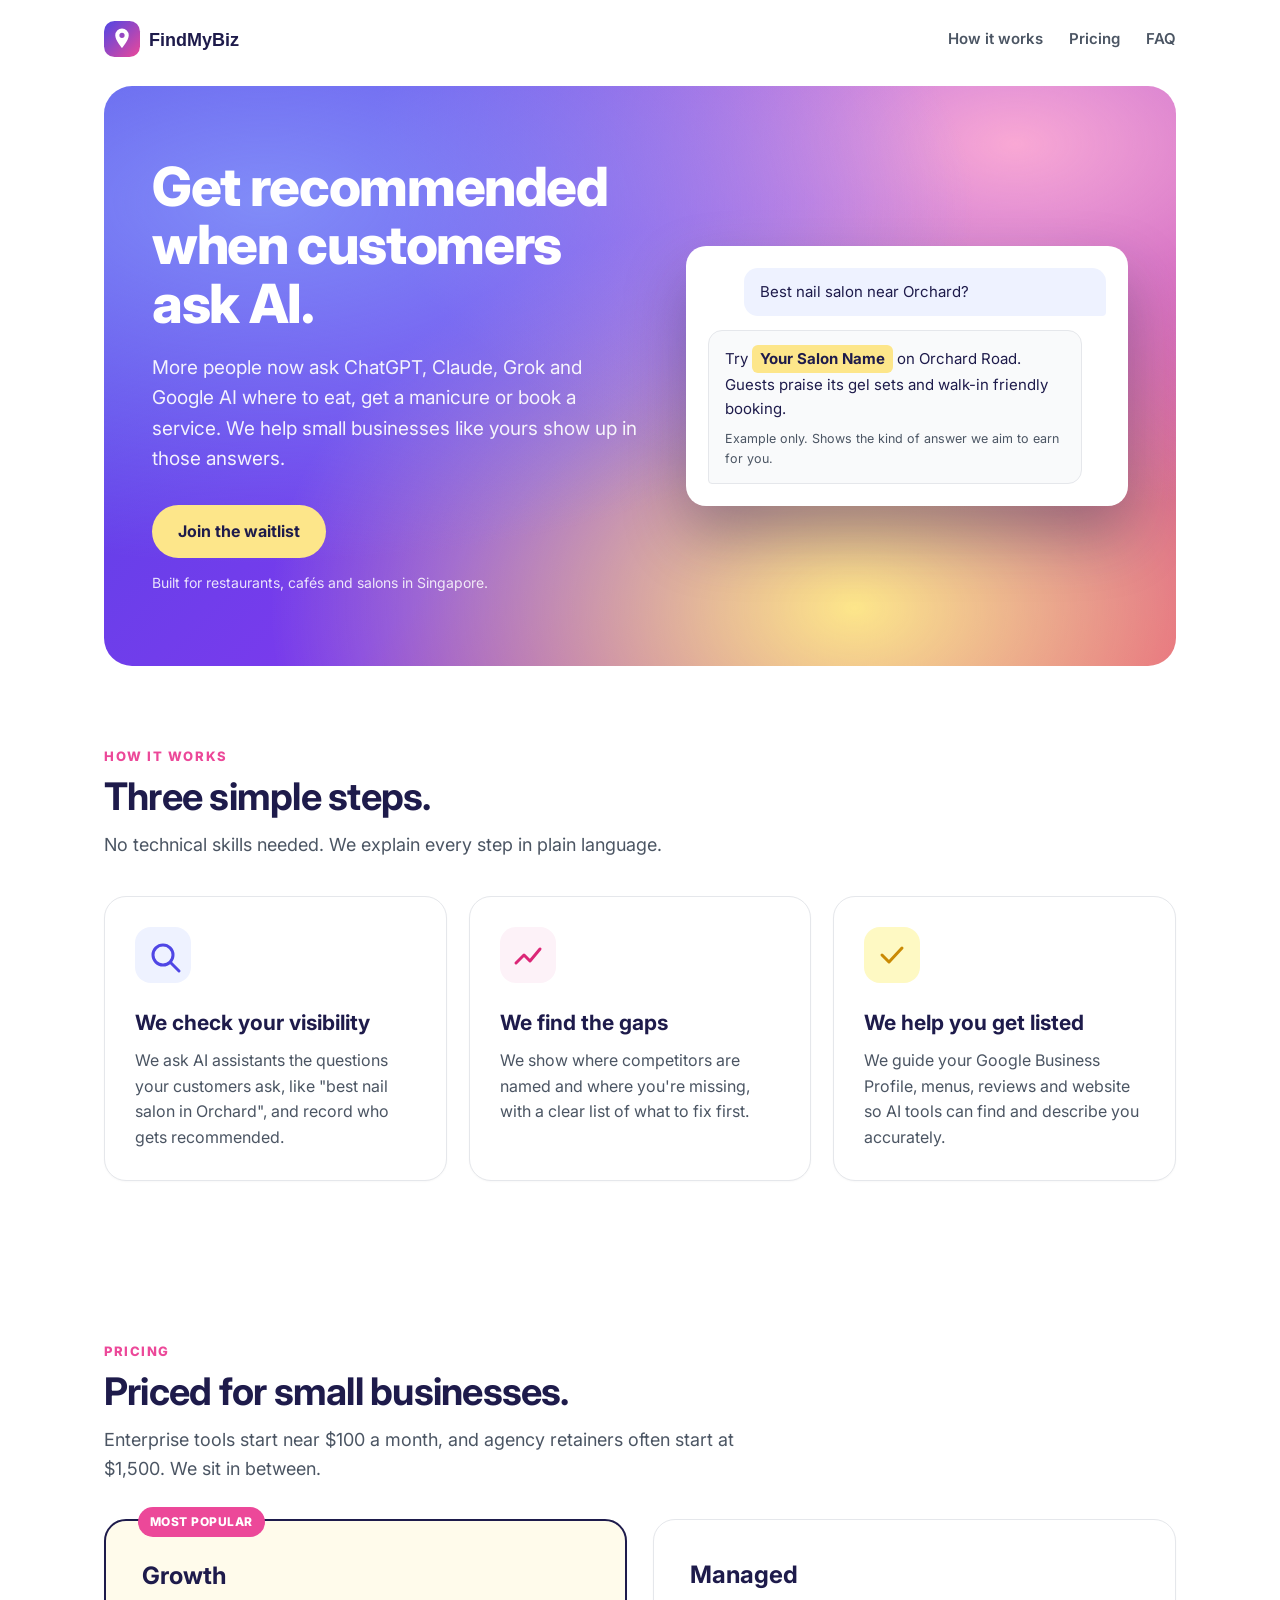
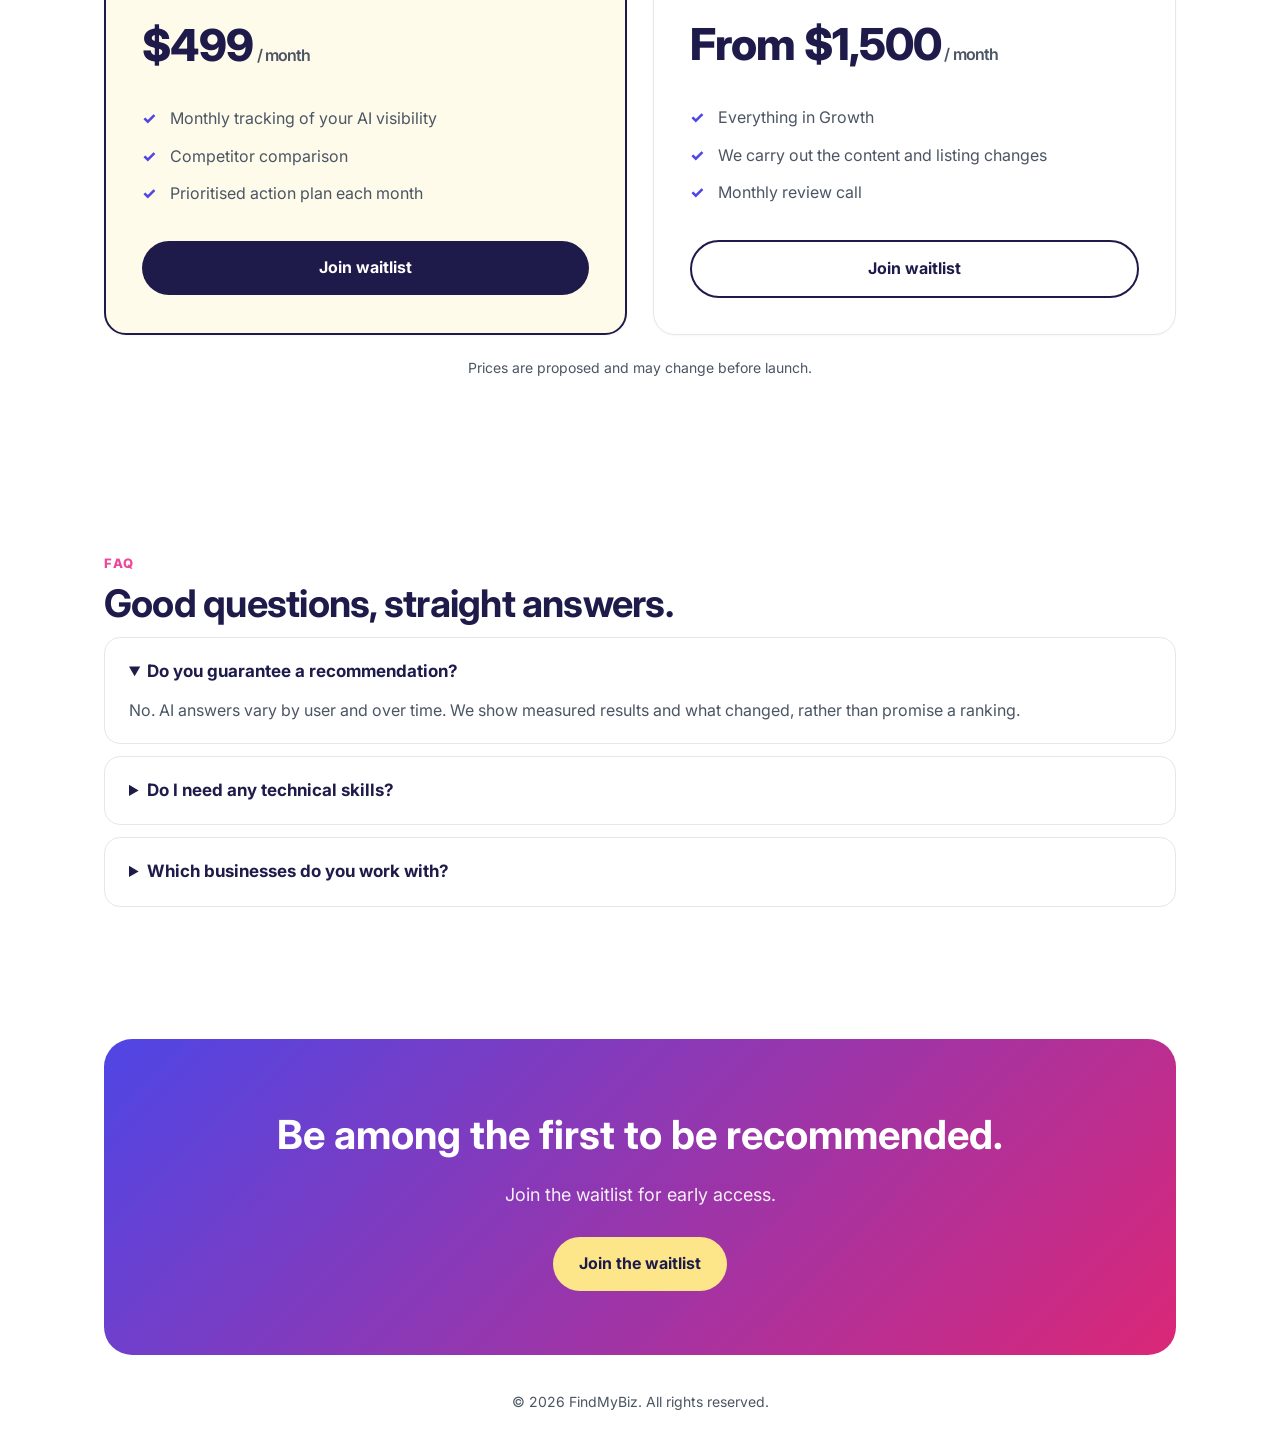
<file: index.html>
<!DOCTYPE html>
<html lang="en">
<head>
  <meta charset="UTF-8">
  <meta name="viewport" content="width=device-width, initial-scale=1.0">
  <title>FindMyBiz — Get Recommended When Customers Ask AI</title>
  <meta name="description" content="FindMyBiz helps small businesses like restaurants and nail salons get recommended when customers ask ChatGPT, Claude, Grok or Google AI.">
  <link rel="preconnect" href="https://fonts.googleapis.com">
  <link rel="preconnect" href="https://fonts.gstatic.com" crossorigin>
  <link rel="stylesheet" href="https://fonts.googleapis.com/css2?family=Inter:wght@400;500;600;700;800&display=swap">
  <link rel="stylesheet" href="css/findmybiz.css">
</head>
<body>
  <div class="wrap">
    <header class="top">
      <img src="logo.svg" alt="FindMyBiz">
      <nav><a href="#how">How it works</a><a href="#pricing">Pricing</a><a href="#faq">FAQ</a></nav>
    </header>

    <div class="hero">
      <div>
        <h1>Get recommended when customers ask AI.</h1>
        <p>More people now ask ChatGPT, Claude, Grok and Google AI where to eat, get a manicure or book a service. We help small businesses like yours show up in those answers.</p>
        <a href="waitlist.html" class="btn">Join the waitlist</a>
        <div class="sub">Built for restaurants, cafés and salons in Singapore.</div>
      </div>
      <div class="chat" aria-label="Example AI answer">
        <div class="q">Best nail salon near Orchard?</div>
        <div class="a">
          Try <span class="pick">Your Salon Name</span> on Orchard Road. Guests praise its gel sets and walk-in friendly booking.
          <small>Example only. Shows the kind of answer we aim to earn for you.</small>
        </div>
      </div>
    </div>

    <section id="how">
      <div class="eyebrow">How it works</div>
      <h2>Three simple steps.</h2>
      <p class="lead">No technical skills needed. We explain every step in plain language.</p>
      <ol class="steps">
        <li class="card">
          <svg viewBox="0 0 56 56"><rect width="56" height="56" rx="16" fill="#eef2ff"/><circle cx="28" cy="28" r="10" fill="none" stroke="#4f46e5" stroke-width="3"/><path d="M36 36l8 8" stroke="#4f46e5" stroke-width="3" stroke-linecap="round"/></svg>
          <h3>We check your visibility</h3>
          <p>We ask AI assistants the questions your customers ask, like "best nail salon in Orchard", and record who gets recommended.</p>
        </li>
        <li class="card">
          <svg viewBox="0 0 56 56"><rect width="56" height="56" rx="16" fill="#fdf2f8"/><path d="M16 36l8-8 6 6 10-12" fill="none" stroke="#db2777" stroke-width="3" stroke-linecap="round" stroke-linejoin="round"/></svg>
          <h3>We find the gaps</h3>
          <p>We show where competitors are named and where you're missing, with a clear list of what to fix first.</p>
        </li>
        <li class="card">
          <svg viewBox="0 0 56 56"><rect width="56" height="56" rx="16" fill="#fef9c3"/><path d="M18 28l7 7 13-14" fill="none" stroke="#ca8a04" stroke-width="3" stroke-linecap="round" stroke-linejoin="round"/></svg>
          <h3>We help you get listed</h3>
          <p>We guide your Google Business Profile, menus, reviews and website so AI tools can find and describe you accurately.</p>
        </li>
      </ol>
    </section>

    <section id="pricing">
      <div class="eyebrow">Pricing</div>
      <h2>Priced for small businesses.</h2>
      <p class="lead">Enterprise tools start near $100 a month, and agency retainers often start at $1,500. We sit in between.</p>
      <div class="plans">
        <div class="card plan featured">
          <span class="tag">MOST POPULAR</span>
          <h3>Growth</h3>
          <div class="price">$499<small> / month</small></div>
          <ul>
            <li>Monthly tracking of your AI visibility</li>
            <li>Competitor comparison</li>
            <li>Prioritised action plan each month</li>
          </ul>
          <a href="waitlist.html" class="btn">Join waitlist</a>
        </div>
        <div class="card plan">
          <h3>Managed</h3>
          <div class="price">From $1,500<small> / month</small></div>
          <ul>
            <li>Everything in Growth</li>
            <li>We carry out the content and listing changes</li>
            <li>Monthly review call</li>
          </ul>
          <a href="waitlist.html" class="btn btn-outline">Join waitlist</a>
        </div>
      </div>
      <p class="note">Prices are proposed and may change before launch.</p>
    </section>

    <section id="faq" class="faq">
      <div class="eyebrow">FAQ</div>
      <h2>Good questions, straight answers.</h2>
      <details open><summary>Do you guarantee a recommendation?</summary><p>No. AI answers vary by user and over time. We show measured results and what changed, rather than promise a ranking.</p></details>
      <details><summary>Do I need any technical skills?</summary><p>No. We explain each step in plain language and do the work with you.</p></details>
      <details><summary>Which businesses do you work with?</summary><p>Small local businesses, including restaurants, cafés, nail salons, hair salons, clinics and other service businesses.</p></details>
    </section>

    <div class="cta">
      <h2>Be among the first to be recommended.</h2>
      <p>Join the waitlist for early access.</p>
      <a href="waitlist.html" class="btn">Join the waitlist</a>
    </div>

    <footer>&copy; 2026 FindMyBiz. All rights reserved.</footer>
  </div>
</body>
</html>
</file>
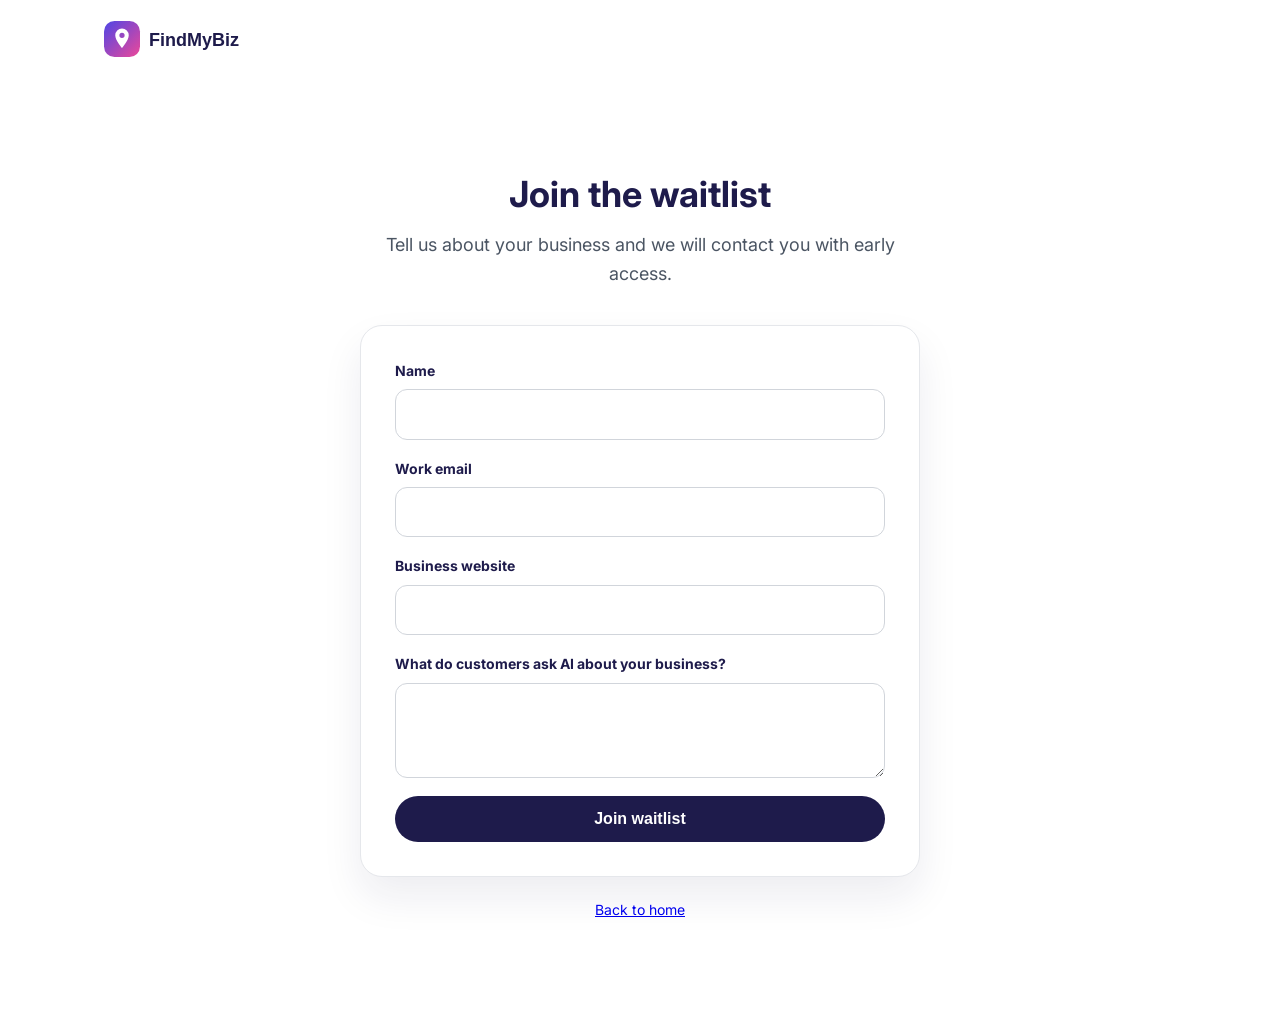
<file: waitlist.html>
<!DOCTYPE html>
<html lang="en">
<head>
  <meta charset="UTF-8">
  <meta name="viewport" content="width=device-width, initial-scale=1.0">
  <title>Join the Waitlist — FindMyBiz</title>
  <link rel="stylesheet" href="https://fonts.googleapis.com/css2?family=Inter:wght@400;500;600;700;800&display=swap">
  <link rel="stylesheet" href="css/findmybiz.css">
</head>
<body>
  <div class="wrap">
    <header class="top"><a href="index.html"><img src="logo.svg" alt="FindMyBiz"></a></header>
    <section style="max-width:560px;margin:0 auto;">
      <h1 style="font-size:36px;margin:0 0 8px;text-align:center;">Join the waitlist</h1>
      <p class="lead" style="text-align:center;">Tell us about your business and we will contact you with early access.</p>
      <form class="waitlist" action="#" method="post">
        <label>Name <input type="text" name="name" required></label>
        <label>Work email <input type="email" name="email" required></label>
        <label>Business website <input type="url" name="website"></label>
        <label>What do customers ask AI about your business? <textarea name="question" rows="3"></textarea></label>
        <button type="submit" class="btn">Join waitlist</button>
      </form>
      <p class="note"><a href="index.html">Back to home</a></p>
    </section>
  </div>
</body>
</html>
</file>
<file: css/findmybiz.css>
:root{--ink:#1e1b4b;--muted:#4b5563;--indigo:#4f46e5;--pink:#ec4899;--sun:#fde68a;--cream:#fffbeb;--line:#e5e7eb}
*{box-sizing:border-box}
body{margin:0;font-family:Inter,system-ui,Arial,sans-serif;color:var(--ink);line-height:1.6;background:#fff}
.wrap{max-width:1120px;margin:0 auto;padding:0 24px}
header.top{display:flex;align-items:center;justify-content:space-between;padding:18px 0;position:relative;z-index:2}
header.top img{height:42px}
header.top nav a{margin-left:26px;color:var(--muted);text-decoration:none;font-weight:600;font-size:15px}
.btn{display:inline-block;background:var(--ink);color:#fff;padding:14px 26px;border-radius:999px;text-decoration:none;font-weight:700;transition:transform .15s,box-shadow .15s;border:0;cursor:pointer;font-size:16px}
.btn:hover{transform:translateY(-1px);box-shadow:0 10px 24px rgba(30,27,75,.25)}
.btn-yellow{background:var(--sun);color:var(--ink)}
.btn-outline{background:#fff;color:var(--ink);border:2px solid var(--ink)}
/* Stripe-style gradient hero */
.hero{position:relative;overflow:hidden;border-radius:28px;margin-top:8px;padding:72px 48px;background:
 radial-gradient(at 15% 20%,#818cf8 0,transparent 55%),
 radial-gradient(at 85% 10%,#f9a8d4 0,transparent 50%),
 radial-gradient(at 70% 90%,#fde68a 0,transparent 55%),
 linear-gradient(135deg,#4f46e5,#7c3aed 50%,#db2777);color:#fff;display:grid;grid-template-columns:1.1fr 1fr;gap:48px;align-items:center}
.hero h1{font-size:54px;line-height:1.08;margin:0 0 20px;letter-spacing:-.025em;font-weight:800}
.hero p{font-size:19px;opacity:.92;margin:0 0 30px;max-width:520px}
.hero .btn{background:var(--sun);color:var(--ink)}
.hero .sub{font-size:14px;opacity:.85;margin-top:14px}
.chat{background:#fff;color:var(--ink);border-radius:20px;padding:22px;box-shadow:0 30px 60px rgba(30,27,75,.35);font-size:15px}
.chat .q{background:#eef2ff;border-radius:14px 14px 4px 14px;padding:12px 16px;margin-left:36px}
.chat .a{background:#f9fafb;border:1px solid var(--line);border-radius:14px 14px 14px 4px;padding:14px 16px;margin-top:14px;margin-right:24px}
.chat .pick{display:inline-block;background:var(--sun);padding:2px 8px;border-radius:6px;font-weight:700}
.chat small{color:var(--muted);display:block;margin-top:8px}
section{padding:80px 0}
.eyebrow{color:var(--pink);font-weight:800;font-size:13px;letter-spacing:.12em;text-transform:uppercase}
section h2{font-size:38px;line-height:1.15;margin:8px 0 12px;letter-spacing:-.02em}
.lead{color:var(--muted);font-size:18px;max-width:640px;margin:0 0 36px}
.steps{display:grid;grid-template-columns:repeat(auto-fit,minmax(260px,1fr));gap:22px;list-style:none;padding:0;margin:0}
.card{background:#fff;border:1px solid var(--line);border-radius:22px;padding:30px;box-shadow:0 1px 2px rgba(0,0,0,.03)}
.card svg{width:56px;height:56px;margin-bottom:16px}
.card h3{margin:0 0 8px;font-size:21px}
.card p{margin:0;color:var(--muted)}
.plans{display:grid;grid-template-columns:repeat(auto-fit,minmax(300px,1fr));gap:26px}
.plan{position:relative;padding:36px}
.plan.featured{background:var(--cream);border:2px solid var(--ink)}
.plan .tag{position:absolute;top:-14px;left:32px;background:var(--pink);color:#fff;font-size:12px;font-weight:800;padding:5px 12px;border-radius:999px;letter-spacing:.04em}
.plan h3{margin:0;font-size:24px}
.price{font-size:44px;font-weight:800;margin:14px 0 6px;letter-spacing:-.02em}
.price small{font-size:16px;color:var(--muted);font-weight:600}
.plan ul{padding:0;list-style:none;color:var(--muted);margin:20px 0 28px}
.plan li{padding:6px 0 6px 28px;position:relative}
.plan li:before{content:"✓";position:absolute;left:0;color:var(--indigo);font-weight:800}
.plan .btn{width:100%;text-align:center}
.note{color:var(--muted);font-size:14px;margin-top:22px;text-align:center}
.faq details{background:#fff;border:1px solid var(--line);border-radius:16px;padding:20px 24px;margin-bottom:12px}
.faq summary{font-weight:700;cursor:pointer;font-size:17px}
.faq p{color:var(--muted);margin:12px 0 0}
.cta{position:relative;overflow:hidden;background:linear-gradient(135deg,#4f46e5,#db2777);color:#fff;border-radius:28px;padding:64px 32px;text-align:center;margin:40px 0 0}
.cta h2{color:#fff;margin:0 0 14px;font-size:40px}
.cta p{margin:0 0 28px;opacity:.92;font-size:18px}
.cta .btn{background:var(--sun);color:var(--ink)}
footer{padding:36px 0;color:var(--muted);font-size:14px;text-align:center}
form.waitlist{background:#fff;border:1px solid var(--line);border-radius:22px;padding:34px;margin:0 auto;box-shadow:0 20px 40px rgba(30,27,75,.08)}
form.waitlist label{display:block;font-weight:700;font-size:14px;margin-bottom:18px}
form.waitlist input,form.waitlist textarea{display:block;width:100%;margin-top:7px;padding:13px;border:1px solid #d1d5db;border-radius:12px;font:inherit}
form.waitlist button{width:100%;font-size:16px}
@media (max-width:820px){.hero{grid-template-columns:1fr;padding:48px 28px}.hero h1{font-size:38px}section h2{font-size:30px}header.top nav{display:none}}
</file>
